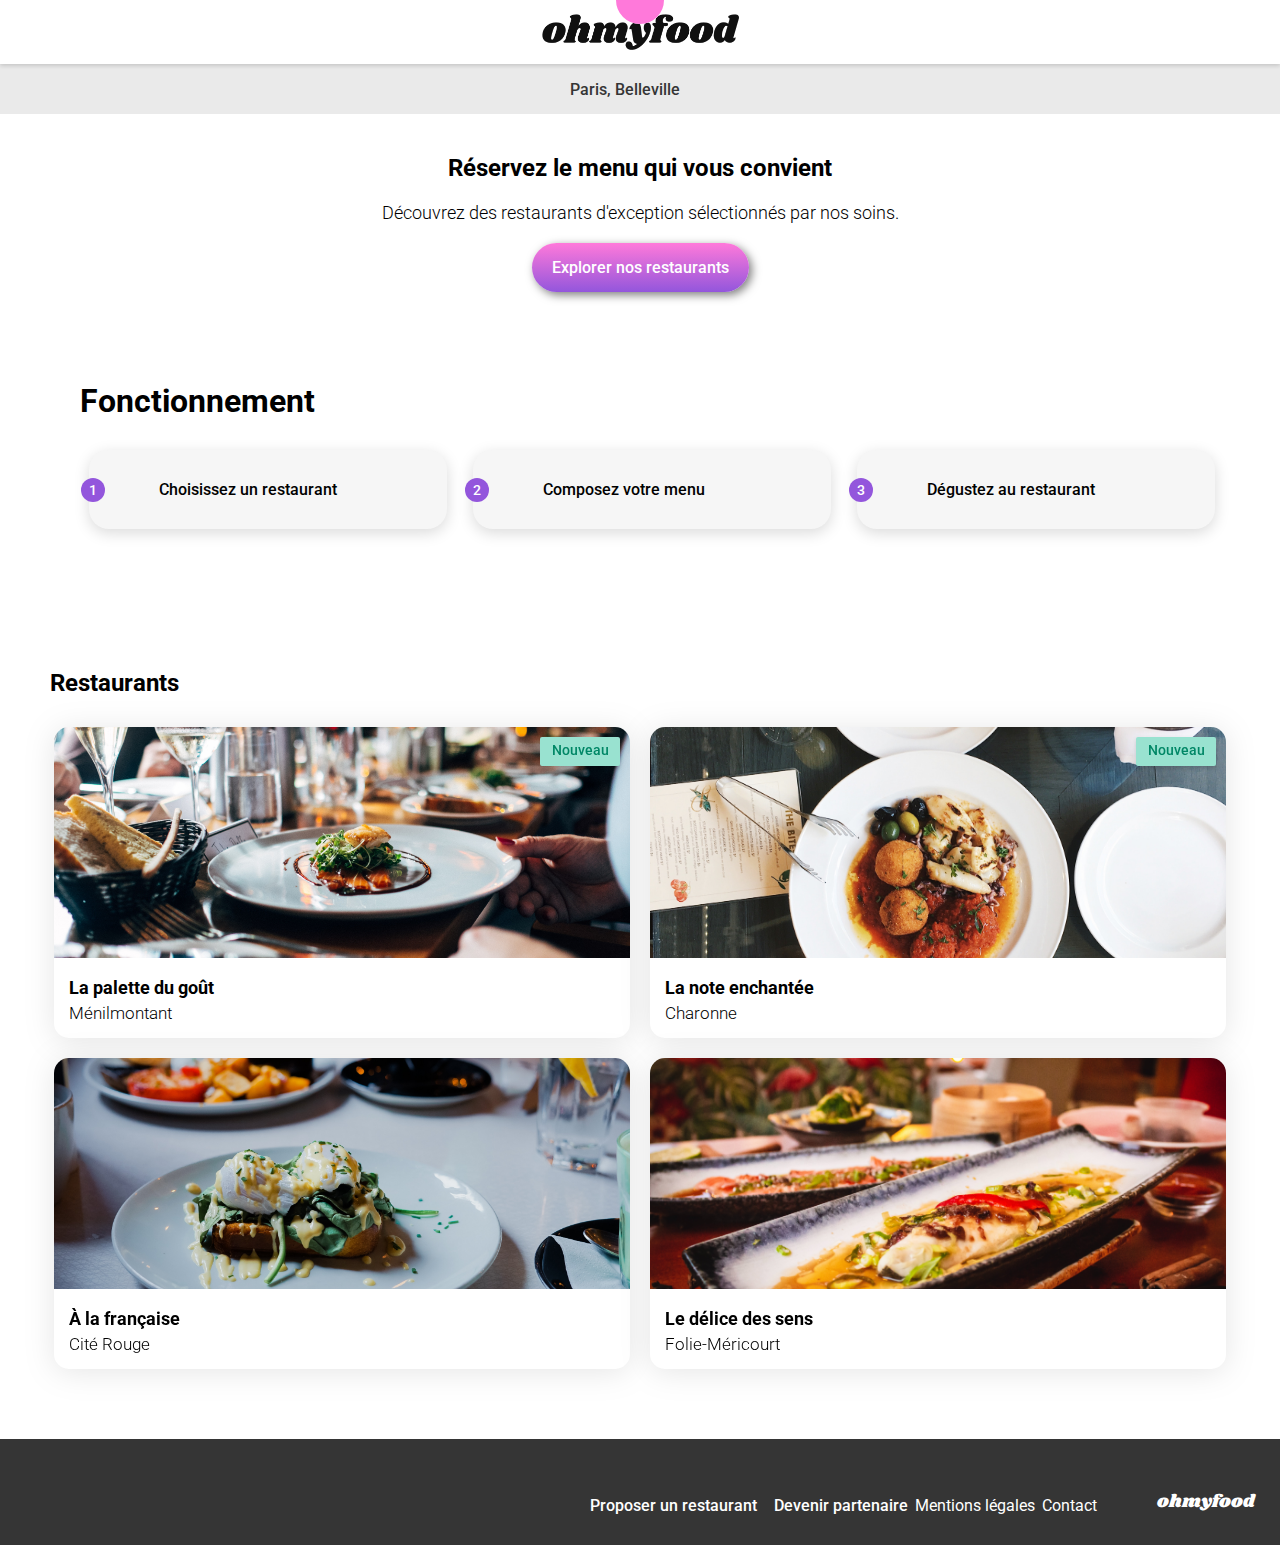
<file: index.html>
<!DOCTYPE html>
<html lang="fr">

<head>
    <meta charset="UTF-8">
    <meta name="viewport" content="width=device-width, initial-scale=1.0">
    <title>Ohmyfood</title>
    <link rel="preconnect" href="https://fonts.googleapis.com">
    <link rel="preconnect" href="https://fonts.gstatic.com" crossorigin>
    <link href="https://fonts.googleapis.com/css2?family=Roboto:wght@300;400;500;700&family=Shrikhand&display=swap" rel="stylesheet">
    <link rel="stylesheet" href="https://cdnjs.cloudflare.com/ajax/libs/font-awesome/6.2.1/css/all.min.css"
    integrity="sha512-MV7K8+y+gLIBoVD59lQIYicR65iaqukzvf/nwasF0nqhPay5w/9lJmVM2hMDcnK1OnMGCdVK+iQrJ7lzPJQd1w=="
    crossorigin="anonymous" referrerpolicy="no-referrer" />
    <link rel="stylesheet" href="./sass/main.css">
</head>

<body>
    
    <div class="loader-wrapper">
        <span class="loader"></span>
    </div>
    

    <div class="main-container">
        <header>
            <nav class="flex-center">
                <img src="assets/logo/ohmyfood.png" alt="Logo de Ohmyfood">
            </nav>
            <div class="search-bar flex-center">
                <i class="fa-solid fa-location-dot"></i>
                <form>
                    <input type="text" name="location" id="location" placeholder="Paris, Belleville" size="15" maxlength="20" class ="search-bar__input">
                </form>
            </div>
        </header>

        <section class="intro-section">
            <div class="flex-center">
                <h1>Réservez le menu qui vous convient</h1>
            </div>
            <div class="flex-center">
                <p>Découvrez des restaurants d'exception sélectionnés par nos soins.</p>
            </div>
            <div class="flex-center">
                <button>Explorer nos restaurants</button> 
            </div>
        </section>

        <section class="fct-section">
            <h1>Fonctionnement</h1>
            <div class="fct-section__buttons">
                <div class="fct-button"> 
                    <p class="fct-button__number flex-center">1</p>
                    <div class="fct-button__txt">
                        <i class="fa-solid fa-mobile-screen-button"></i><p>Choisissez un restaurant</p>
                    </div>
                </div>
                <div class="fct-button"> 
                    <p class="fct-button__number flex-center">2</p>
                    <div class="fct-button__txt">
                        <i class="fa-solid fa-list-ul"></i><p>Composez votre menu</p>
                    </div>
                </div>
                <div class="fct-button"> 
                    <p class="fct-button__number flex-center">3</p>
                    <div class="fct-button__txt">
                        <i class="fa-solid fa-store"></i><p>Dégustez au restaurant</p>
                    </div>
                </div>                
            </div>
        </section>

        <section class="restau-section">
            <h1 class="restau-section__title">Restaurants</h1>
            <div class="restau-section__cards">
               <article class="card">  
                    <a href="restaurants/la-palette-du-gout.html">
                        <div class="new-box">
                            <p>Nouveau</p>
                        </div>
                        <img src="assets/restaurants/jay-wennington-N_Y88TWmGwA-unsplash.jpg" alt="Image d'un plat dans un restaurant">
                        <div class="card-content">
                            <div class="card-content__txt">
                                <h2 class="card-title">La palette du goût</h2>
                                <p class="card-subtitle">Ménilmontant</p>
                            </div>
                            <i class="fa-regular fa-heart fa-heart--empty"></i>
                            <i class="fa-solid fa-heart fa-heart--full"></i>
                        </div>
                    </a>
                </article>
                <article class="card">  
                     <a href="restaurants/la-note-enchantee.html">
                        <div class="new-box">
                            <p>Nouveau</p>
                        </div> 
                        <img src="assets/restaurants/stil-u2Lp8tXIcjw-unsplash.jpg" alt="Image d'un plat dans un restaurant">
                        <div class="card-content">
                            <div class="card-content__txt">
                                 <h2 class="card-title">La note enchantée</h2>
                                 <p class="card-subtitle">Charonne</p>
                            </div>
                            <i class="fa-regular fa-heart fa-heart--empty"></i>
                            <i class="fa-solid fa-heart fa-heart--full"></i>
                        </div>
                     </a>
                </article>
                <article class="card">  
                     <a href="restaurants/a-la-francaise.html">
                         <img src="assets/restaurants/toa-heftiba-DQKerTsQwi0-unsplash.jpg" alt="Image d'un plat dans un restaurant">
                         <div class="card-content">
                            <div class="card-content__txt">
                                 <h2 class="card-title">À la française</h2>
                                 <p class="card-subtitle">Cité Rouge</p>
                            </div>
                            <i class="fa-regular fa-heart fa-heart--empty"></i>
                            <i class="fa-solid fa-heart fa-heart--full"></i>
                         </div>
                     </a>
                </article>
                <article class="card">  
                     <a href="restaurants/le-delice-des-sens.html">
                         <img src="assets/restaurants/louis-hansel-shotsoflouis-qNBGVyOCY8Q-unsplash.jpg" alt="Image d'un plat dans un restaurant">
                         <div class="card-content">
                            <div class="card-content__txt">
                                <h2 class="card-title">Le délice des sens</h2>
                                <p class="card-subtitle">Folie-Méricourt</p>
                            </div>
                            <i class="fa-regular fa-heart fa-heart--empty"></i>
                            <i class="fa-solid fa-heart fa-heart--full"></i>
                         </div>
                     </a>
                 </article>
             </div>
        </section>
        <footer>
            <div class="footer__title">
                 <p>ohmyfood</p>
            </div>
            <div class="footer__links">
                <div class="footer__links--items"> 
                    <i class="fa-solid fa-utensils"></i><p class="footer-txt-bold">Proposer un restaurant</p>
                </div>
                <div class="footer__links--items">
                    <i class="fa-solid fa-handshake-angle"></i><p class="footer-txt-bold">Devenir partenaire</p>
                </div>
                <p class="footer-txt-thin">Mentions légales</p>
                <a href="mailto:ohmyfood@contact.com" class="footer-txt-thin">Contact</a>
            </div>
        </footer>
    </div>
</body>
</html>
</file>
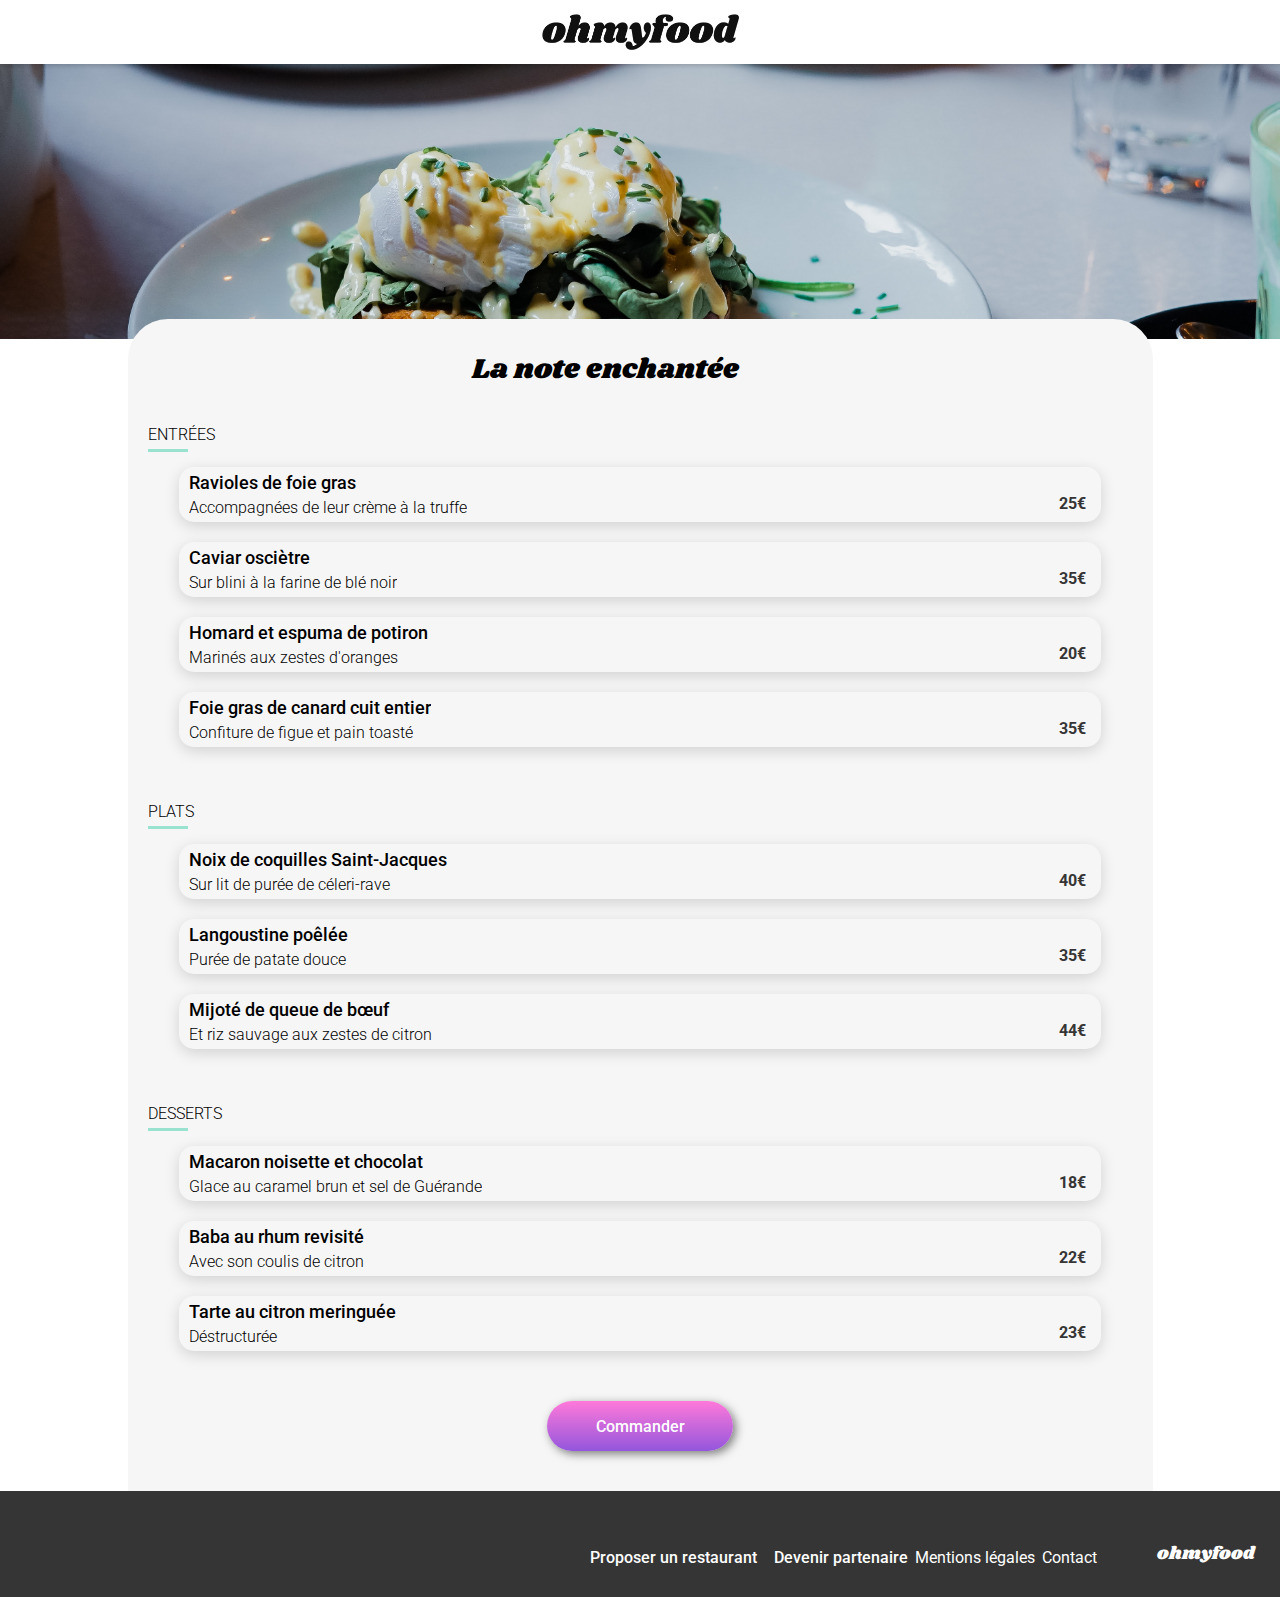
<file: restaurants/a-la-francaise.html>
<!DOCTYPE html>
<html lang="fr">

<head>
    <meta charset="UTF-8">
    <meta name="viewport" content="width=device-width, initial-scale=1.0">
    <title>Menu - La note enchantée</title>
    <link rel="preconnect" href="https://fonts.googleapis.com">
    <link rel="preconnect" href="https://fonts.gstatic.com" crossorigin>
    <link href="https://fonts.googleapis.com/css2?family=Roboto:wght@300;400;500;700&family=Shrikhand&display=swap" rel="stylesheet">
    <link rel="stylesheet" href="https://cdnjs.cloudflare.com/ajax/libs/font-awesome/6.2.1/css/all.min.css"
    integrity="sha512-MV7K8+y+gLIBoVD59lQIYicR65iaqukzvf/nwasF0nqhPay5w/9lJmVM2hMDcnK1OnMGCdVK+iQrJ7lzPJQd1w=="
    crossorigin="anonymous" referrerpolicy="no-referrer" />
    <link rel="stylesheet" href="../sass/main.css">
</head>

<body>
    <div class="main-container">
        <header>
            <nav class="flex-center">
            <div class="arrow-icon">
                <a href="../index.html">
                    <i class="fa-sharp fa-solid fa-arrow-left"></i>
                </a>
            </div>
            <img src="../assets/logo/ohmyfood.png" alt="Logo de Ohmyfood">
        </nav>
        </header>

        <div class="presentation-section flex-center">
            <img src="../assets/restaurants/toa-heftiba-DQKerTsQwi0-unsplash.jpg" alt="Image d'un plat dans un restaurant">
        </div>

        <section class="menu-section">
            <div class="menu-section__title">
                <h1>La note enchantée</h1>
                <div class="menu-section__title--hearts">
                    <i class="fa-regular fa-heart fa-heart--empty"></i>
                    <i class="fa-solid fa-heart fa-heart--full"></i>
                </div>
            </div>

            <article class="courses">
                <div class="courses__title">
                    <h2>ENTRÉES</h2>
                    <div class="courses__title--line"></div>
                </div>

                <div class="courses__container">
                    <div class="course__details">
                        <div class="course__details--txt">
                            <p class="course__details--title">Ravioles de foie gras</p>
                            <p class="course__details--subtitle">Accompagnées de leur crème à la truffe</p>
                        </div>
                        <p class="course__details--price">25€</p>
                        <div class="course__details--check flex-center">
                            <i class="fa-solid fa-circle-check"></i>
                        </div>
                    </div>
                    <div class="course__details">
                        <div class="course__details--txt">
                            <p class="course__details--title">Caviar osciètre</p>
                            <p class="course__details--subtitle">Sur blini à la farine de blé noir</p>
                        </div>
                        <p class="course__details--price">35€</p>
                        <div class="course__details--check flex-center">
                            <i class="fa-solid fa-circle-check"></i>
                        </div>
                    </div>
                    <div class="course__details">
                        <div class="course__details--txt">
                            <p class="course__details--title">Homard et espuma de potiron</p>
                            <p class="course__details--subtitle">Marinés aux zestes d'oranges</p>
                        </div>
                        <p class="course__details--price">20€</p>
                        <div class="course__details--check flex-center">
                            <i class="fa-solid fa-circle-check"></i>
                        </div>
                    </div>
                    <div class="course__details">
                        <div class="course__details--txt">
                            <p class="course__details--title">Foie gras de canard cuit entier</p>
                            <p class="course__details--subtitle">Confiture de figue et pain toasté</p>
                        </div>
                        <p class="course__details--price">35€</p>
                        <div class="course__details--check flex-center">
                            <i class="fa-solid fa-circle-check"></i>
                        </div>
                    </div>
                </div>
            </article>

            <article class="courses">
                <div class="courses__title">
                    <h2>PLATS</h2>
                    <div class="courses__title--line"></div>
                </div>

                <div class="courses__container">
                    <div class="course__details">
                        <div class="course__details--txt">
                            <p class="course__details--title">Noix de coquilles Saint-Jacques</p>
                            <p class="course__details--subtitle">Sur lit de purée de céleri-rave</p>
                        </div>
                        <p class="course__details--price">40€</p>
                        <div class="course__details--check flex-center">
                            <i class="fa-solid fa-circle-check"></i>
                        </div>
                    </div>
                    <div class="course__details">
                        <div class="course__details--txt">
                            <p class="course__details--title">Langoustine poêlée</p>
                            <p class="course__details--subtitle">Purée de patate douce</p>
                        </div>
                        <p class="course__details--price">35€</p>
                        <div class="course__details--check flex-center">
                            <i class="fa-solid fa-circle-check"></i>
                        </div>
                    </div>
                    <div class="course__details">
                        <div class="course__details--txt">
                            <p class="course__details--title">Mijoté de queue de bœuf</p>
                            <p class="course__details--subtitle">Et riz sauvage aux zestes de citron</p>
                        </div>
                        <p class="course__details--price">44€</p>
                        <div class="course__details--check flex-center">
                            <i class="fa-solid fa-circle-check"></i>
                        </div>
                    </div>
                </div>
            </article>

            <article class="courses">
                <div class="courses__title">
                    <h2>DESSERTS</h2>
                    <div class="courses__title--line"></div>
                </div>

                <div class="courses__container">
                    <div class="course__details">
                        <div class="course__details--txt">
                            <p class="course__details--title">Macaron noisette et chocolat</p>
                            <p class="course__details--subtitle">Glace au caramel brun et sel de Guérande</p>
                        </div>
                        <p class="course__details--price">18€</p>
                        <div class="course__details--check flex-center">
                            <i class="fa-solid fa-circle-check"></i>
                        </div>
                    </div>
                    <div class="course__details">
                        <div class="course__details--txt">
                            <p class="course__details--title">Baba au rhum revisité </p>
                            <p class="course__details--subtitle">Avec son coulis de citron</p>
                        </div>
                        <p class="course__details--price">22€<p>
                        <div class="course__details--check flex-center">
                            <i class="fa-solid fa-circle-check"></i>
                        </div>
                    </div>
                    <div class="course__details">
                        <div class="course__details--txt">
                            <p class="course__details--title">Tarte au citron meringuée </p>
                            <p class="course__details--subtitle">Déstructurée</p>
                        </div>
                        <p class="course__details--price">23€</p>
                        <div class="course__details--check flex-center">
                            <i class="fa-solid fa-circle-check"></i>
                        </div>
                    </div>
                </div>
            </article>
            <div class="flex-center">
                <button class="courses-btn">Commander</button>
            </div>
        </section>
        <footer>
            <div class="footer__title">
                <p>ohmyfood</p>
            </div>
            <div class="footer__links">
                <div class="footer__links--items"> 
                    <i class="fa-solid fa-utensils"></i><p class="footer-txt-bold">Proposer un restaurant</p>
                </div>
                <div class="footer__links--items">
                    <i class="fa-solid fa-handshake-angle"></i><p class="footer-txt-bold">Devenir partenaire</p>
                </div>
                <p class="footer-txt-thin">Mentions légales</p>
                <a href="mailto:ohmyfood@contact.com" class="footer-txt-thin">Contact</a>
            </div>
        </footer>
    </div>
</body>
</html>
</file>
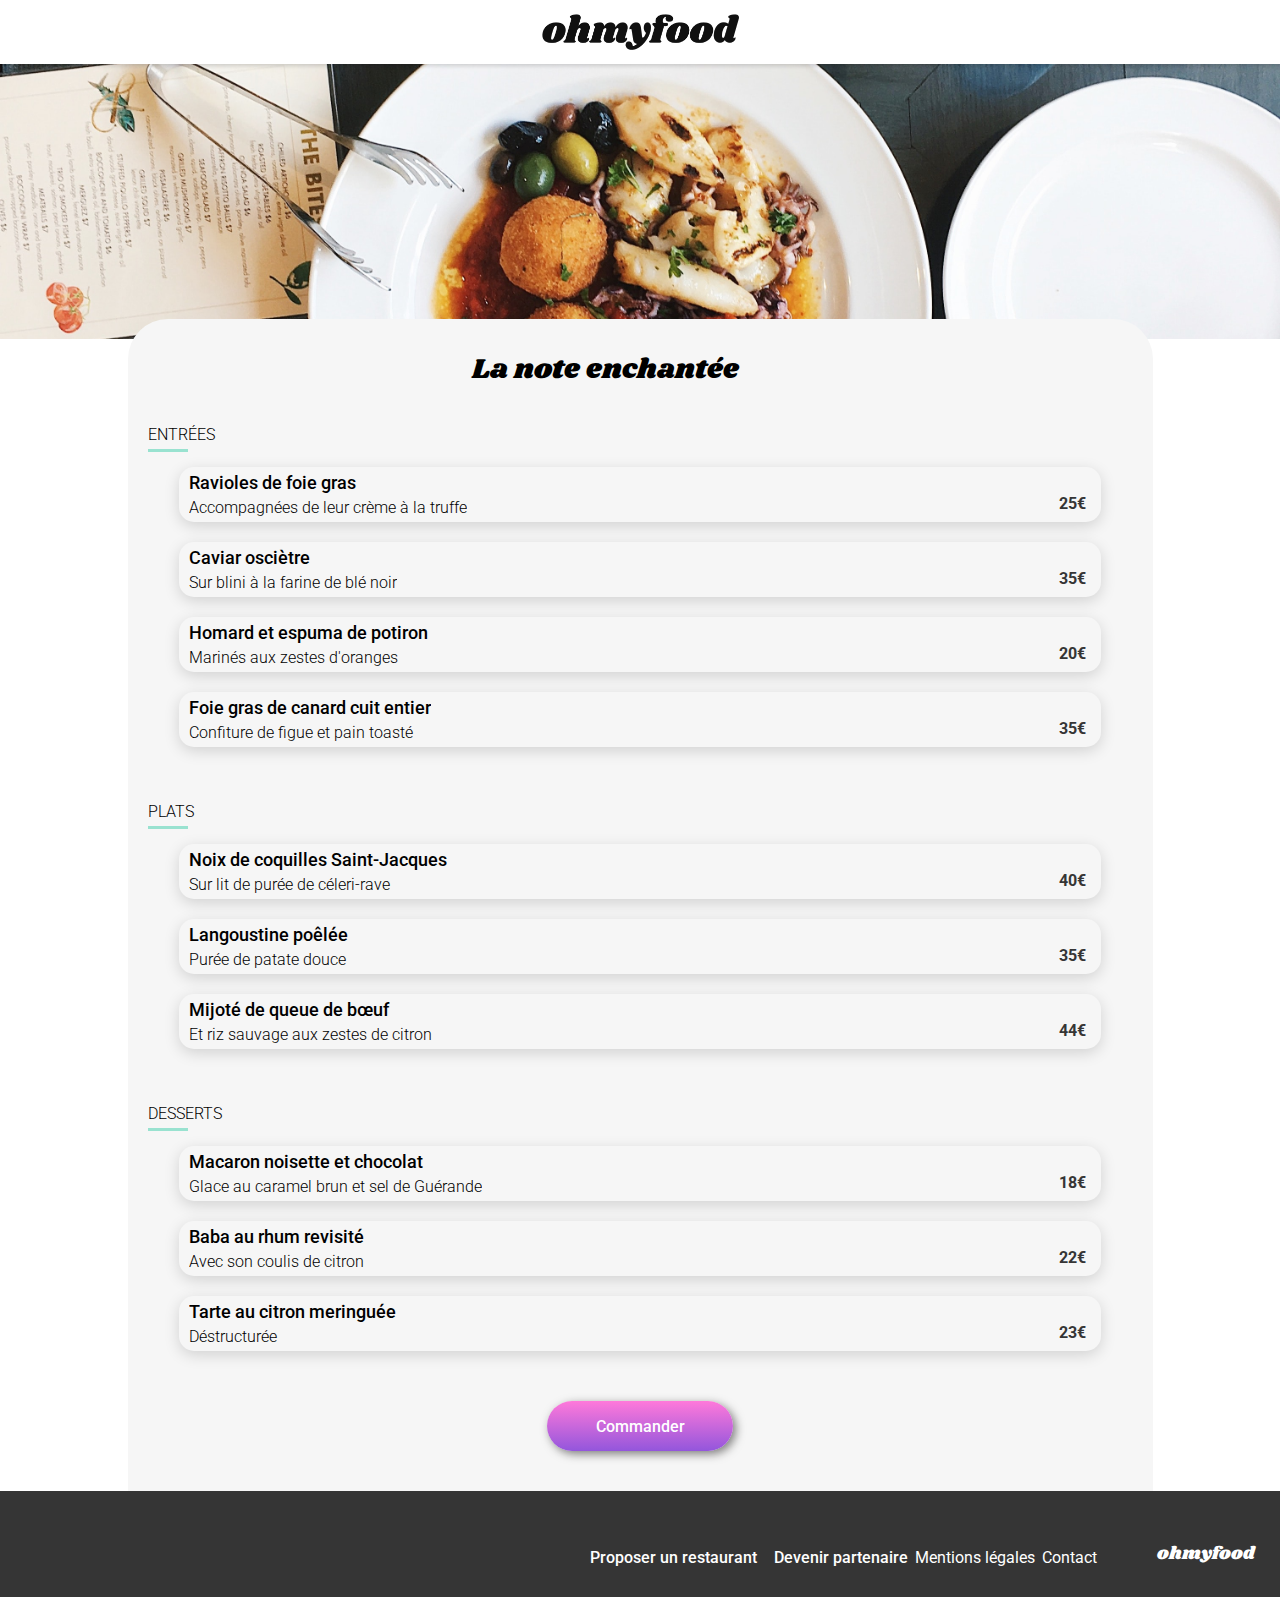
<file: restaurants/la-note-enchantee.html>
<!DOCTYPE html>
<html lang="fr">

<head>
    <meta charset="UTF-8">
    <meta name="viewport" content="width=device-width, initial-scale=1.0">
    <title>Menu - La note enchantée</title>
    <link rel="preconnect" href="https://fonts.googleapis.com">
    <link rel="preconnect" href="https://fonts.gstatic.com" crossorigin>
    <link href="https://fonts.googleapis.com/css2?family=Roboto:wght@300;400;500;700&family=Shrikhand&display=swap" rel="stylesheet">
    <link rel="stylesheet" href="https://cdnjs.cloudflare.com/ajax/libs/font-awesome/6.2.1/css/all.min.css"
    integrity="sha512-MV7K8+y+gLIBoVD59lQIYicR65iaqukzvf/nwasF0nqhPay5w/9lJmVM2hMDcnK1OnMGCdVK+iQrJ7lzPJQd1w=="
    crossorigin="anonymous" referrerpolicy="no-referrer" />
    <link rel="stylesheet" href="../sass/main.css">
</head>

<body>
    <div class="main-container">
        <header>
            <nav class="flex-center">
            <div class="arrow-icon">
                <a href="../index.html">
                    <i class="fa-sharp fa-solid fa-arrow-left"></i>
                </a>
            </div>
            <img src="../assets/logo/ohmyfood.png" alt="Logo de Ohmyfood">
        </nav>
        </header>

        <div class="presentation-section flex-center">
            <img src="../assets/restaurants/stil-u2Lp8tXIcjw-unsplash.jpg" alt="Image d'un plat dans un restaurant">
        </div>

        <section class="menu-section">
            <div class="menu-section__title">
                <h1>La note enchantée</h1>
                <div class="menu-section__title--hearts">
                    <i class="fa-regular fa-heart fa-heart--empty"></i>
                    <i class="fa-solid fa-heart fa-heart--full"></i>
                </div>
            </div>

            <article class="courses">
                <div class="courses__title">
                    <h2>ENTRÉES</h2>
                    <div class="courses__title--line"></div>
                </div>

                <div class="courses__container">
                    <div class="course__details">
                        <div class="course__details--txt">
                            <p class="course__details--title">Ravioles de foie gras</p>
                            <p class="course__details--subtitle">Accompagnées de leur crème à la truffe</p>
                        </div>
                        <p class="course__details--price">25€</p>
                        <div class="course__details--check flex-center">
                            <i class="fa-solid fa-circle-check"></i>
                        </div>
                    </div>
                    <div class="course__details">
                        <div class="course__details--txt">
                            <p class="course__details--title">Caviar osciètre</p>
                            <p class="course__details--subtitle">Sur blini à la farine de blé noir</p>
                        </div>
                        <p class="course__details--price">35€</p>
                        <div class="course__details--check flex-center">
                            <i class="fa-solid fa-circle-check"></i>
                        </div>
                    </div>
                    <div class="course__details">
                        <div class="course__details--txt">
                            <p class="course__details--title">Homard et espuma de potiron</p>
                            <p class="course__details--subtitle">Marinés aux zestes d'oranges</p>
                        </div>
                        <p class="course__details--price">20€</p>
                        <div class="course__details--check flex-center">
                            <i class="fa-solid fa-circle-check"></i>
                        </div>
                    </div>
                    <div class="course__details">
                        <div class="course__details--txt">
                            <p class="course__details--title">Foie gras de canard cuit entier</p>
                            <p class="course__details--subtitle">Confiture de figue et pain toasté</p>
                        </div>
                        <p class="course__details--price">35€</p>
                        <div class="course__details--check flex-center">
                            <i class="fa-solid fa-circle-check"></i>
                        </div>
                    </div>
                </div>
            </article>

            <article class="courses">
                <div class="courses__title">
                    <h2>PLATS</h2>
                    <div class="courses__title--line"></div>
                </div>

                <div class="courses__container">
                    <div class="course__details">
                        <div class="course__details--txt">
                            <p class="course__details--title">Noix de coquilles Saint-Jacques</p>
                            <p class="course__details--subtitle">Sur lit de purée de céleri-rave</p>
                        </div>
                        <p class="course__details--price">40€</p>
                        <div class="course__details--check flex-center">
                            <i class="fa-solid fa-circle-check"></i>
                        </div>
                    </div>
                    <div class="course__details">
                        <div class="course__details--txt">
                            <p class="course__details--title">Langoustine poêlée</p>
                            <p class="course__details--subtitle">Purée de patate douce</p>
                        </div>
                        <p class="course__details--price">35€</p>
                        <div class="course__details--check flex-center">
                            <i class="fa-solid fa-circle-check"></i>
                        </div>
                    </div>
                    <div class="course__details">
                        <div class="course__details--txt">
                            <p class="course__details--title">Mijoté de queue de bœuf</p>
                            <p class="course__details--subtitle">Et riz sauvage aux zestes de citron</p>
                        </div>
                        <p class="course__details--price">44€</p>
                        <div class="course__details--check flex-center">
                            <i class="fa-solid fa-circle-check"></i>
                        </div>
                    </div>
                </div>
            </article>

            <article class="courses">
                <div class="courses__title">
                    <h2>DESSERTS</h2>
                    <div class="courses__title--line"></div>
                </div>

                <div class="courses__container">
                    <div class="course__details">
                        <div class="course__details--txt">
                            <p class="course__details--title">Macaron noisette et chocolat</p>
                            <p class="course__details--subtitle">Glace au caramel brun et sel de Guérande</p>
                        </div>
                        <p class="course__details--price">18€</p>
                        <div class="course__details--check flex-center">
                            <i class="fa-solid fa-circle-check"></i>
                        </div>
                    </div>
                    <div class="course__details">
                        <div class="course__details--txt">
                            <p class="course__details--title">Baba au rhum revisité </p>
                            <p class="course__details--subtitle">Avec son coulis de citron</p>
                        </div>
                        <p class="course__details--price">22€<p>
                        <div class="course__details--check flex-center">
                            <i class="fa-solid fa-circle-check"></i>
                        </div>
                    </div>
                    <div class="course__details">
                        <div class="course__details--txt">
                            <p class="course__details--title">Tarte au citron meringuée </p>
                            <p class="course__details--subtitle">Déstructurée</p>
                        </div>
                        <p class="course__details--price">23€</p>
                        <div class="course__details--check flex-center">
                            <i class="fa-solid fa-circle-check"></i>
                        </div>
                    </div>
                </div>
            </article>
            <div class="flex-center">
                <button class="courses-btn">Commander</button> 
            </div>
        </section>
        <footer>
            <div class="footer__title">
                <p>ohmyfood</p>
            </div>
            <div class="footer__links">
                <div class="footer__links--items"> 
                    <i class="fa-solid fa-utensils"></i><p class="footer-txt-bold">Proposer un restaurant</p>
                </div>
                <div class="footer__links--items">
                    <i class="fa-solid fa-handshake-angle"></i><p class="footer-txt-bold">Devenir partenaire</p>
                </div>
                <p class="footer-txt-thin">Mentions légales</p>
                <a href="mailto:ohmyfood@contact.com" class="footer-txt-thin">Contact</a>
            </div>
        </footer>
    </div>
</body>
</html>
</file>
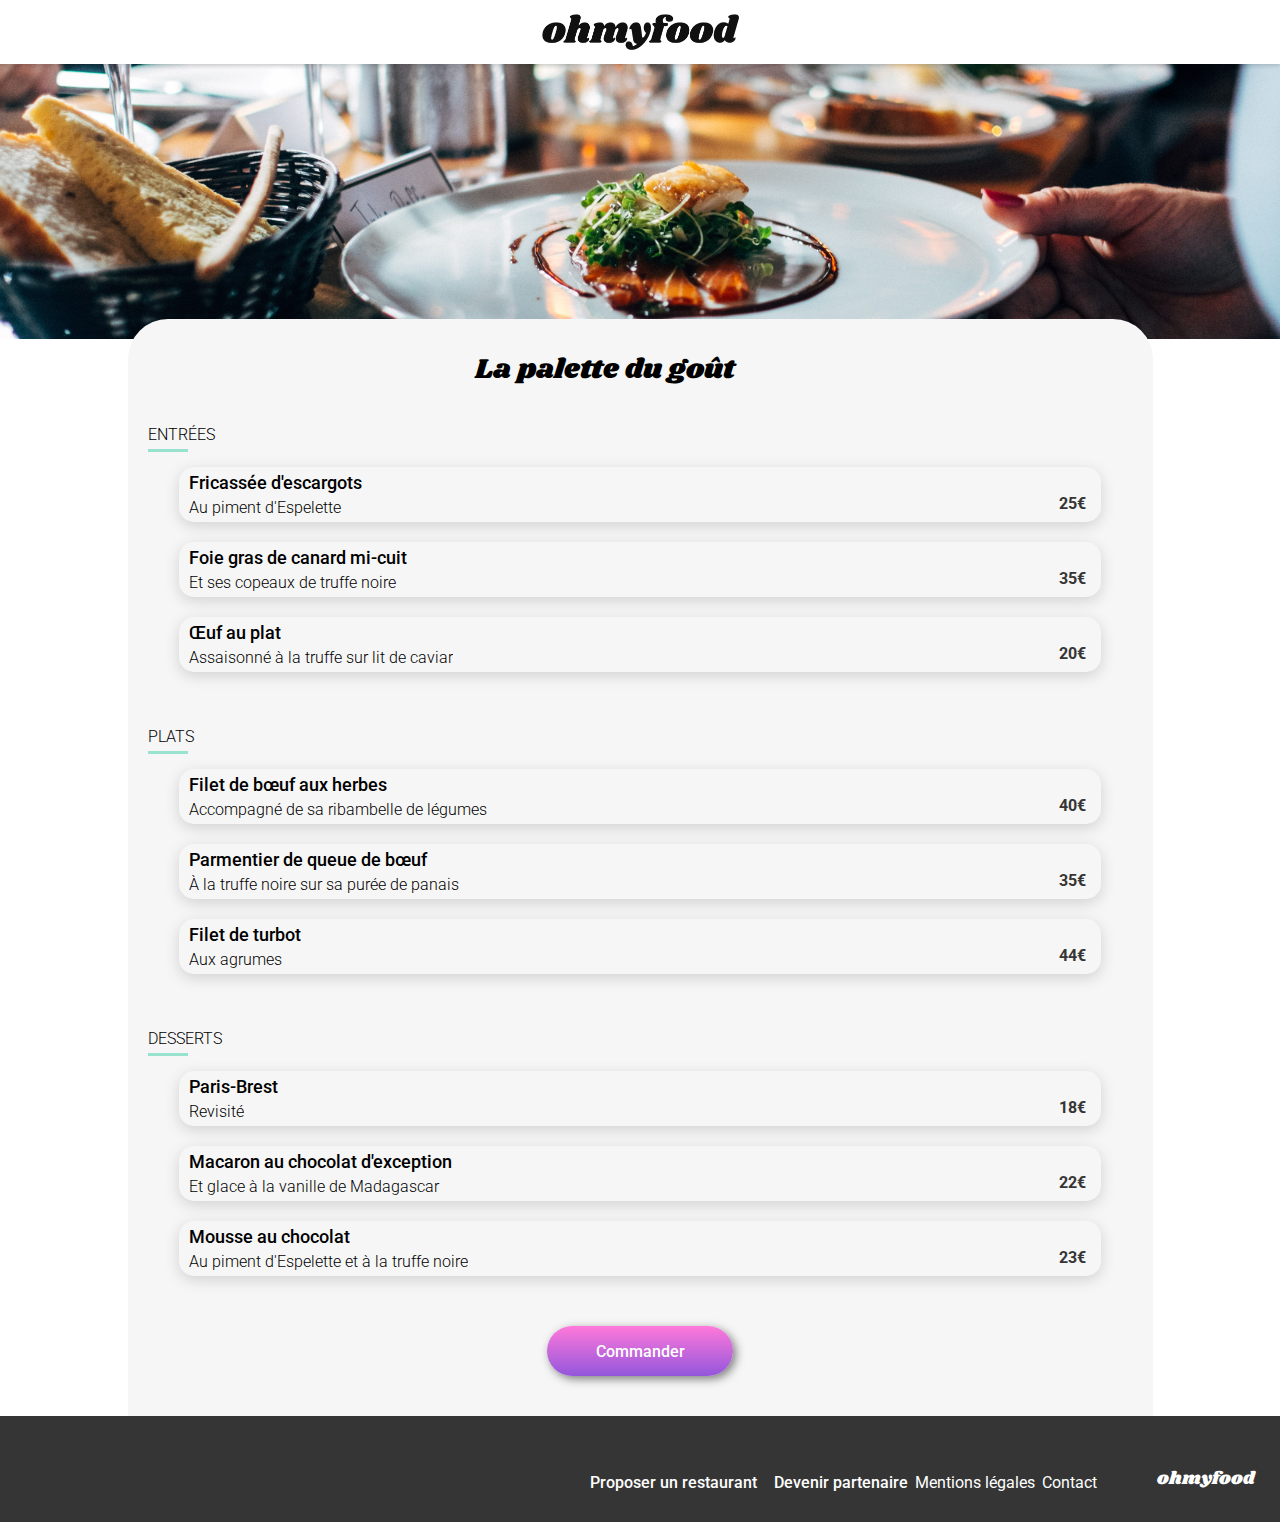
<file: restaurants/la-palette-du-gout.html>
<!DOCTYPE html>
<html lang="fr">

<head>
    <meta charset="UTF-8">
    <meta name="viewport" content="width=device-width, initial-scale=1.0">
    <title>Menu - La palette du goût</title>
    <link rel="preconnect" href="https://fonts.googleapis.com">
    <link rel="preconnect" href="https://fonts.gstatic.com" crossorigin>
    <link href="https://fonts.googleapis.com/css2?family=Roboto:wght@300;400;500;700&family=Shrikhand&display=swap" rel="stylesheet">
    <link rel="stylesheet" href="https://cdnjs.cloudflare.com/ajax/libs/font-awesome/6.2.1/css/all.min.css"
    integrity="sha512-MV7K8+y+gLIBoVD59lQIYicR65iaqukzvf/nwasF0nqhPay5w/9lJmVM2hMDcnK1OnMGCdVK+iQrJ7lzPJQd1w=="
    crossorigin="anonymous" referrerpolicy="no-referrer" />
    <link rel="stylesheet" href="../sass/main.css">
</head>

<body>
    <div class="main-container">
        <header>
            <nav class="flex-center">
            <div class="arrow-icon">
                <a href="../index.html">
                    <i class="fa-sharp fa-solid fa-arrow-left"></i>
                </a>
            </div>
            <img src="../assets/logo/ohmyfood.png" alt="Logo de Ohmyfood">
        </nav>
        </header>

        <div class="presentation-section flex-center">
            <img src="../assets/restaurants/jay-wennington-N_Y88TWmGwA-unsplash.jpg" alt="Image d'un plat dans un restaurant">
        </div>

        <section class="menu-section">
            <div class="menu-section__title">
                <h1>La palette du goût</h1>
                <div class="menu-section__title--hearts">
                    <i class="fa-regular fa-heart fa-heart--empty"></i>
                    <i class="fa-solid fa-heart fa-heart--full"></i>
                </div>
            </div>

            <article class="courses">
                <div class="courses__title">
                    <h2>ENTRÉES</h2>
                    <div class="courses__title--line"></div>
                </div>

                <div class="courses__container">
                    <div class="course__details">
                        <div class="course__details--txt">
                            <p class="course__details--title">Fricassée d'escargots</p>
                            <p class="course__details--subtitle">Au piment d'Espelette</p>
                        </div>
                        <p class="course__details--price">25€</p>
                        <div class="course__details--check flex-center">
                            <i class="fa-solid fa-circle-check"></i>
                        </div>
                    </div>
                    <div class="course__details">
                        <div class="course__details--txt">
                            <p class="course__details--title">Foie gras de canard mi-cuit</p>
                            <p class="course__details--subtitle">Et ses copeaux de truffe noire</p>
                        </div>
                        <p class="course__details--price">35€</p>
                        <div class="course__details--check flex-center">
                            <i class="fa-solid fa-circle-check"></i>
                        </div>
                    </div>
                    <div class="course__details">
                        <div class="course__details--txt">
                            <p class="course__details--title">Œuf au plat</p>
                            <p class="course__details--subtitle">Assaisonné à la truffe sur lit de caviar</p>
                        </div>
                        <p class="course__details--price">20€</p>
                        <div class="course__details--check flex-center">
                            <i class="fa-solid fa-circle-check"></i>
                        </div>
                    </div>
                </div>
            </article>

            <article class="courses">
                <div class="courses__title">
                    <h2>PLATS</h2>
                    <div class="courses__title--line"></div>
                </div>

                <div class="courses__container">
                    <div class="course__details">
                        <div class="course__details--txt">
                            <p class="course__details--title">Filet de bœuf aux herbes</p>
                            <p class="course__details--subtitle">Accompagné de sa ribambelle de légumes</p>
                        </div>
                        <p class="course__details--price">40€</p>
                        <div class="course__details--check flex-center">
                            <i class="fa-solid fa-circle-check"></i>
                        </div>
                    </div>
                    <div class="course__details">
                        <div class="course__details--txt">
                            <p class="course__details--title">Parmentier de queue de bœuf</p>
                            <p class="course__details--subtitle">À la truffe noire sur sa purée de panais</p>
                        </div>
                        <p class="course__details--price">35€</p>
                        <div class="course__details--check flex-center">
                            <i class="fa-solid fa-circle-check"></i>
                        </div>
                    </div>
                    <div class="course__details">
                        <div class="course__details--txt">
                            <p class="course__details--title">Filet de turbot</p>
                            <p class="course__details--subtitle">Aux agrumes</p>
                        </div>
                        <p class="course__details--price">44€</p>
                        <div class="course__details--check flex-center">
                            <i class="fa-solid fa-circle-check"></i>
                        </div>
                    </div>
                </div>
            </article>

            <article class="courses">
                <div class="courses__title">
                    <h2>DESSERTS</h2>
                    <div class="courses__title--line"></div>
                </div>

                <div class="courses__container">
                    <div class="course__details">
                        <div class="course__details--txt">
                            <p class="course__details--title">Paris-Brest</p>
                            <p class="course__details--subtitle">Revisité</p>
                        </div>
                        <p class="course__details--price">18€</p>
                        <div class="course__details--check flex-center">
                            <i class="fa-solid fa-circle-check"></i>
                        </div>
                    </div>
                    <div class="course__details">
                        <div class="course__details--txt">
                            <p class="course__details--title">Macaron au chocolat d'exception</p>
                            <p class="course__details--subtitle">Et glace à la vanille de Madagascar</p>
                        </div>
                        <p class="course__details--price">22€<p>
                        <div class="course__details--check flex-center">
                            <i class="fa-solid fa-circle-check"></i>
                        </div>
                    </div>
                    <div class="course__details">
                        <div class="course__details--txt">
                            <p class="course__details--title">Mousse au chocolat</p>
                            <p class="course__details--subtitle"> Au piment d'Espelette et à la truffe noire</p>
                        </div>
                        <p class="course__details--price">23€</p>
                        <div class="course__details--check flex-center">
                            <i class="fa-solid fa-circle-check"></i>
                        </div>
                    </div>
                </div>
            </article>
            <div class="flex-center">
                <button class="courses-btn">Commander</button> 
            </div>
        </section>
        <footer>
            <div class="footer__title">
                <p>ohmyfood</p>
            </div>
            <div class="footer__links">
                <div class="footer__links--items"> 
                    <i class="fa-solid fa-utensils"></i><p class="footer-txt-bold">Proposer un restaurant</p>
                </div>
                <div class="footer__links--items">
                    <i class="fa-solid fa-handshake-angle"></i><p class="footer-txt-bold">Devenir partenaire</p>
                </div>
                <p class="footer-txt-thin">Mentions légales</p>
                <a href="mailto:ohmyfood@contact.com" class="footer-txt-thin">Contact</a>
            </div>
        </footer>
    </div>
</body>
</html>
</file>
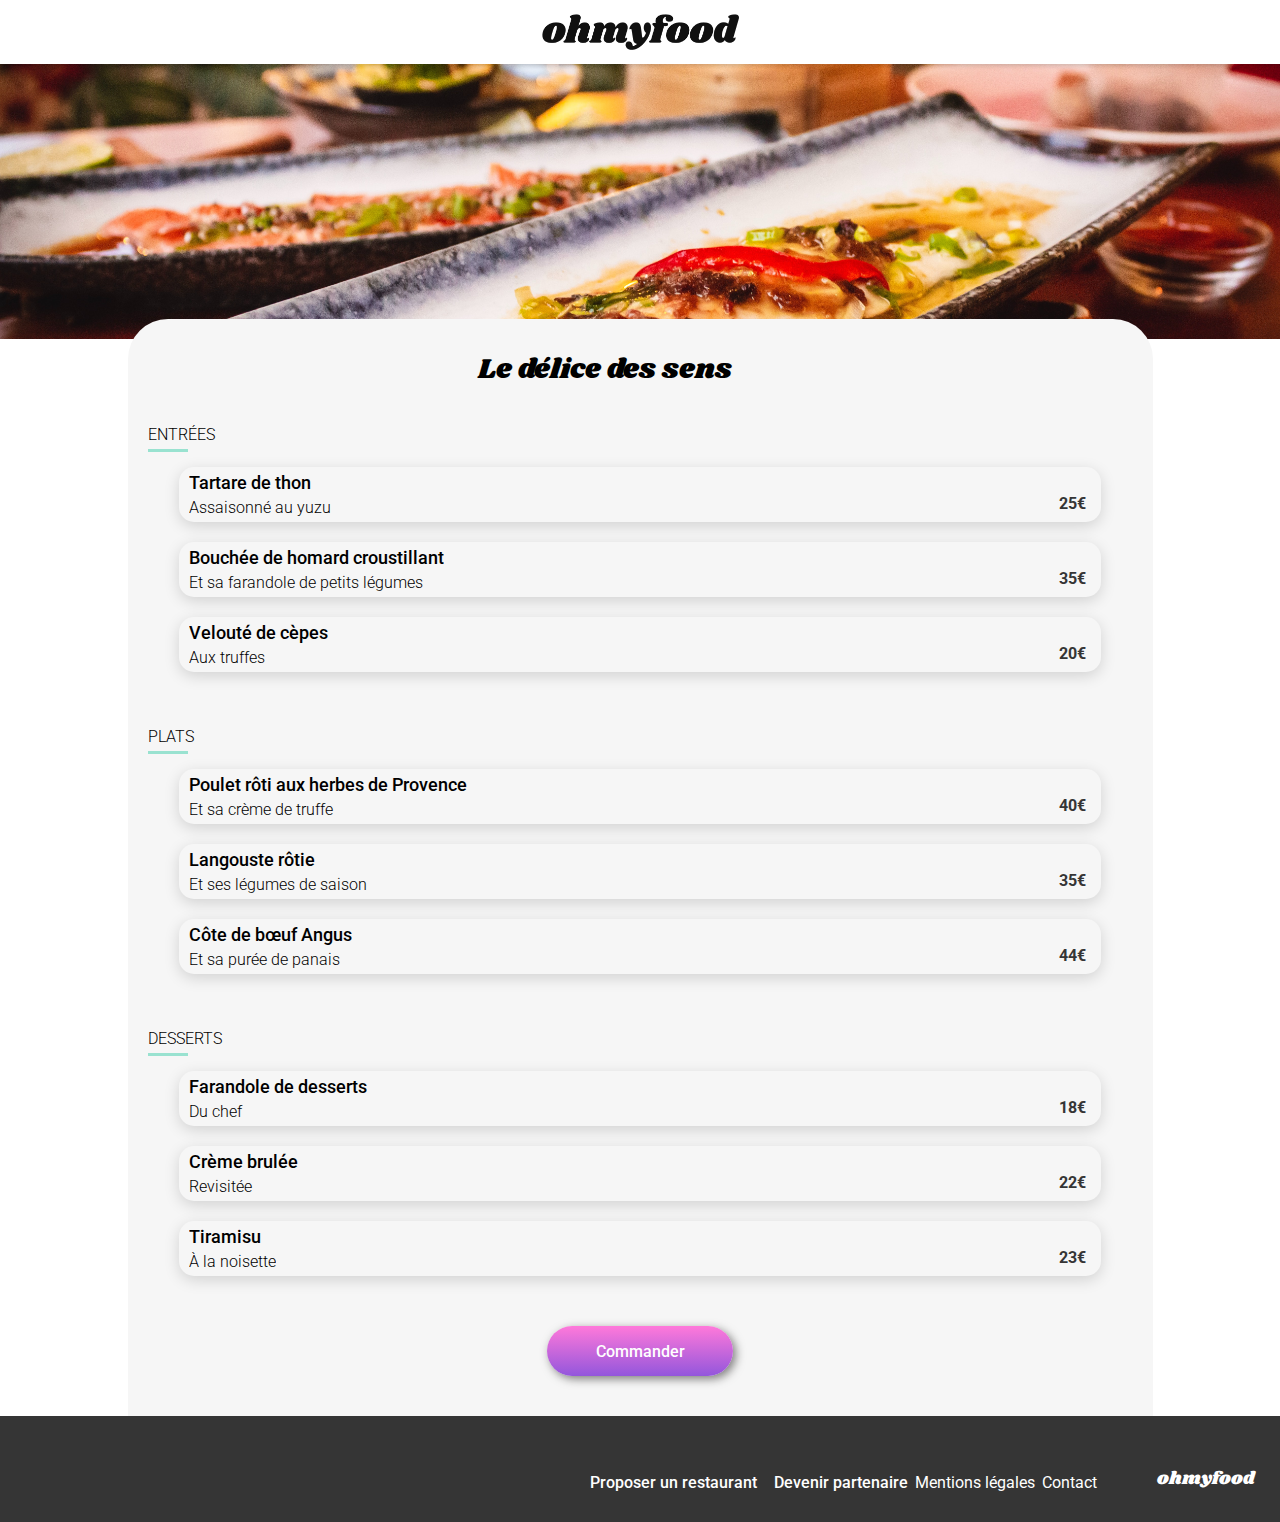
<file: restaurants/le-delice-des-sens.html>
<!DOCTYPE html>
<html lang="fr">

<head>
    <meta charset="UTF-8">
    <meta name="viewport" content="width=device-width, initial-scale=1.0">
    <title>Menu - Le délice des sens</title>
    <link rel="preconnect" href="https://fonts.googleapis.com">
    <link rel="preconnect" href="https://fonts.gstatic.com" crossorigin>
    <link href="https://fonts.googleapis.com/css2?family=Roboto:wght@300;400;500;700&family=Shrikhand&display=swap" rel="stylesheet">
    <link rel="stylesheet" href="https://cdnjs.cloudflare.com/ajax/libs/font-awesome/6.2.1/css/all.min.css"
    integrity="sha512-MV7K8+y+gLIBoVD59lQIYicR65iaqukzvf/nwasF0nqhPay5w/9lJmVM2hMDcnK1OnMGCdVK+iQrJ7lzPJQd1w=="
    crossorigin="anonymous" referrerpolicy="no-referrer" />
    <link rel="stylesheet" href="../sass/main.css">
</head>

<body>
    <div class="main-container">
        <header>
            <nav class="flex-center">
            <div class="arrow-icon">
                <a href="../index.html">
                    <i class="fa-sharp fa-solid fa-arrow-left"></i>
                </a>
            </div>
            <img src="../assets/logo/ohmyfood.png" alt="Logo de Ohmyfood">
        </nav>
        </header>

        <div class="presentation-section flex-center">
            <img src="../assets/restaurants/louis-hansel-shotsoflouis-qNBGVyOCY8Q-unsplash.jpg" alt="Image d'un plat dans un restaurant">
        </div>

        <section class="menu-section">
            <div class="menu-section__title">
                <h1>Le délice des sens</h1>
                <div class="menu-section__title--hearts">
                    <i class="fa-regular fa-heart fa-heart--empty"></i>
                    <i class="fa-solid fa-heart fa-heart--full"></i>
                </div>
            </div>

            <article class="courses">
                <div class="courses__title">
                    <h2>ENTRÉES</h2>
                    <div class="courses__title--line"></div>
                </div>

                <div class="courses__container">
                    <div class="course__details">
                        <div class="course__details--txt">
                            <p class="course__details--title">Tartare de thon</p>
                            <p class="course__details--subtitle">Assaisonné au yuzu</p>
                        </div>
                        <p class="course__details--price">25€</p>
                        <div class="course__details--check flex-center">
                            <i class="fa-solid fa-circle-check"></i>
                        </div>
                    </div>
                    <div class="course__details">
                        <div class="course__details--txt">
                            <p class="course__details--title">Bouchée de homard croustillant</p>
                            <p class="course__details--subtitle">Et sa farandole de petits légumes</p>
                        </div>
                        <p class="course__details--price">35€</p>
                        <div class="course__details--check flex-center">
                            <i class="fa-solid fa-circle-check"></i>
                        </div>
                    </div>
                    <div class="course__details">
                        <div class="course__details--txt">
                            <p class="course__details--title">Velouté de cèpes</p>
                            <p class="course__details--subtitle">Aux truffes</p>
                        </div>
                        <p class="course__details--price">20€</p>
                        <div class="course__details--check flex-center">
                            <i class="fa-solid fa-circle-check"></i>
                        </div>
                    </div>
                </div>
            </article>

            <article class="courses">
                <div class="courses__title">
                    <h2>PLATS</h2>
                    <div class="courses__title--line"></div>
                </div>

                <div class="courses__container">
                    <div class="course__details">
                        <div class="course__details--txt">
                            <p class="course__details--title">Poulet rôti aux herbes de Provence</p>
                            <p class="course__details--subtitle">Et sa crème de truffe</p>
                        </div>
                        <p class="course__details--price">40€</p>
                        <div class="course__details--check flex-center">
                            <i class="fa-solid fa-circle-check"></i>
                        </div>
                    </div>
                    <div class="course__details">
                        <div class="course__details--txt">
                            <p class="course__details--title">Langouste rôtie</p>
                            <p class="course__details--subtitle">Et ses légumes de saison</p>
                        </div>
                        <p class="course__details--price">35€</p>
                        <div class="course__details--check flex-center">
                            <i class="fa-solid fa-circle-check"></i>
                        </div>
                    </div>
                    <div class="course__details">
                        <div class="course__details--txt">
                            <p class="course__details--title">Côte de bœuf Angus</p>
                            <p class="course__details--subtitle">Et sa purée de panais</p>
                        </div>
                        <p class="course__details--price">44€</p>
                        <div class="course__details--check flex-center">
                            <i class="fa-solid fa-circle-check"></i>
                        </div>
                    </div>
                </div>
            </article>

            <article class="courses">
                <div class="courses__title">
                    <h2>DESSERTS</h2>
                    <div class="courses__title--line"></div>
                </div>

                <div class="courses__container">
                    <div class="course__details">
                        <div class="course__details--txt">
                            <p class="course__details--title">Farandole de desserts</p>
                            <p class="course__details--subtitle">Du chef</p>
                        </div>
                        <p class="course__details--price">18€</p>
                        <div class="course__details--check flex-center">
                            <i class="fa-solid fa-circle-check"></i>
                        </div>
                    </div>
                    <div class="course__details">
                        <div class="course__details--txt">
                            <p class="course__details--title">Crème brulée</p>
                            <p class="course__details--subtitle">Revisitée</p>
                        </div>
                        <p class="course__details--price">22€<p>
                        <div class="course__details--check flex-center">
                            <i class="fa-solid fa-circle-check"></i>
                        </div>
                    </div>
                    <div class="course__details">
                        <div class="course__details--txt">
                            <p class="course__details--title">Tiramisu</p>
                            <p class="course__details--subtitle">À la noisette</p>
                        </div>
                        <p class="course__details--price">23€</p>
                        <div class="course__details--check flex-center">
                            <i class="fa-solid fa-circle-check"></i>
                        </div>
                    </div>
                </div>
            </article>
            <div class="flex-center">
                <button class="courses-btn">Commander</button>
            </div>
        </section>
        <footer>
            <div class="footer__title">
                <p>ohmyfood</p>
            </div>
            <div class="footer__links">
                <div class="footer__links--items"> 
                    <i class="fa-solid fa-utensils"></i><p class="footer-txt-bold">Proposer un restaurant</p>
                </div>
                <div class="footer__links--items">
                    <i class="fa-solid fa-handshake-angle"></i><p class="footer-txt-bold">Devenir partenaire</p>
                </div>
                <p class="footer-txt-thin">Mentions légales</p>
                <a href="mailto:ohmyfood@contact.com" class="footer-txt-thin">Contact</a>
            </div>
        </footer>
    </div>
</body>
</html>
</file>
<file: sass/main.css>
* {
  font-family: "Roboto", sans-serif;
  margin: 0;
}

body {
  display: flex;
  justify-content: center;
}
@media (min-width: 768px) {
  body {
    background-color: white;
  }
}

.main-container {
  width: 100%;
  max-width: 1440px;
  box-sizing: border-box;
}
@media (min-width: 768px) {
  .main-container {
    width: 100%;
    max-width: 1440px;
  }
}

.flex-center {
  display: flex;
  justify-content: center;
  align-items: center;
}

.loader-wrapper {
  width: 100%;
  height: 0%;
  position: absolute;
  z-index: 3;
  background-color: white;
  display: flex;
  justify-content: center;
  align-items: center;
  animation: visibility 2500ms forwards;
}

.loader {
  width: 48px;
  height: 48px;
  border-radius: 50%;
  position: relative;
  transform: rotate(45deg);
  background: #fff;
}

.loader::before {
  content: "";
  box-sizing: border-box;
  position: absolute;
  inset: 0px;
  border-radius: 50%;
  border: 24px solid #ff79da;
  animation: prixClipFix 2s infinite linear;
}

@keyframes prixClipFix {
  0% {
    -webkit-clip-path: polygon(50% 50%, 0 0, 0 0, 0 0, 0 0, 0 0);
            clip-path: polygon(50% 50%, 0 0, 0 0, 0 0, 0 0, 0 0);
  }
  25% {
    -webkit-clip-path: polygon(50% 50%, 0 0, 100% 0, 100% 0, 100% 0, 100% 0);
            clip-path: polygon(50% 50%, 0 0, 100% 0, 100% 0, 100% 0, 100% 0);
  }
  50% {
    -webkit-clip-path: polygon(50% 50%, 0 0, 100% 0, 100% 100%, 100% 100%, 100% 100%);
            clip-path: polygon(50% 50%, 0 0, 100% 0, 100% 100%, 100% 100%, 100% 100%);
  }
  75% {
    -webkit-clip-path: polygon(50% 50%, 0 0, 100% 0, 100% 100%, 0 100%, 0 100%);
            clip-path: polygon(50% 50%, 0 0, 100% 0, 100% 100%, 0 100%, 0 100%);
  }
  100% {
    -webkit-clip-path: polygon(50% 50%, 0 0, 100% 0, 100% 100%, 0 100%, 0 0);
            clip-path: polygon(50% 50%, 0 0, 100% 0, 100% 100%, 0 100%, 0 0);
  }
}
@keyframes visibility {
  0% {
    height: 100%;
  }
  90% {
    opacity: 1;
    height: 100%;
  }
  100% {
    opacity: 0;
    height: 0%;
  }
}
.intro-section {
  background-color: var(--background-color);
  text-align: center;
}
.intro-section h1 {
  font-size: 24px;
  font-weight: 700;
  padding: 40px 50px 20px 50px;
}
.intro-section p {
  font-weight: 300;
  font-size: 18px;
  padding: 0 20px 20px 20px;
}

button {
  background: linear-gradient(#ff79da, #9356DC);
  color: white;
  border-radius: 25px;
  padding: 15px 20px;
  font-size: 16px;
  font-weight: 500;
  border-style: none;
  margin-bottom: 40px;
  box-shadow: 3px 3px 10px rgb(126, 125, 125);
}
button:hover {
  filter: brightness(1.1);
  box-shadow: 3px 3px 15px rgb(126, 125, 125);
  transition: all 400ms ease-in-out;
}

.courses-btn {
  width: 186px;
  height: 50px;
}

footer {
  background-color: #353535;
  color: white;
  padding: 25px;
  font-weight: 300;
}
@media (min-width: 768px) {
  footer {
    display: flex;
    flex-direction: row;
    gap: 60px;
    justify-content: flex-end;
    align-items: flex-end;
    padding: 50px 25px 30px 25px;
  }
}

@media (min-width: 768px) {
  .footer__title {
    order: 2;
  }
}
.footer__title p {
  font-family: "Shrikhand", cursive;
  font-size: 18px;
  font-weight: 400;
  padding-bottom: 15px;
}
@media (min-width: 768px) {
  .footer__title p {
    padding: 0;
  }
}

.footer__links {
  font-size: 16px;
  display: flex;
  flex-direction: column;
  gap: 7px;
}
.footer__links a {
  text-decoration: none;
  color: white;
}
.footer__links--items {
  display: flex;
  gap: 10px;
}
@media (min-width: 768px) {
  .footer__links {
    flex-direction: row;
    order: 1;
  }
}

.footer-txt-bold {
  font-weight: 500;
}

.footer-txt-thin {
  font-weight: 400;
}

/****** HEADER INDEX ***********/
.header-index {
  width: 100%;
}

nav {
  position: relative;
  box-shadow: 0 2px 4px 0 rgba(0, 0, 0, 0.15);
}
nav img {
  height: 36px;
  width: 197px;
  padding: 14px 89px;
}

.search-bar {
  height: 50px;
  gap: 17px;
  background-color: #EAEAEA;
}
.search-bar__input {
  color: #353535;
  border-style: none;
  font-size: 16px;
  background-color: #EAEAEA;
}

::-moz-placeholder {
  color: #353535;
  font-weight: 500;
}

::placeholder {
  color: #353535;
  font-weight: 500;
}

/****** HEADER RESTAURANTS ***********/
.fa-arrow-left {
  color: black;
}

.arrow-icon {
  position: absolute;
  left: 20px;
  font-size: 20px;
}

/****** Fonctionnement ***********/
.fct-section h1 {
  padding: 50px 80px 0 20px;
}
@media (min-width: 768px) {
  .fct-section h1 {
    padding-left: 80px;
  }
}

.fct-section__buttons {
  margin-bottom: 70px;
}
@media (min-width: 768px) {
  .fct-section__buttons {
    display: flex;
    justify-content: center;
  }
}

.fct-button {
  display: flex;
  justify-content: flex-start;
  align-items: center;
}
.fct-button__txt {
  padding: 30px 40px 30px 70px;
  margin: 30px 20px 20px 30px;
  font-weight: 500;
  font-size: 16px;
  border-radius: 20px;
  background-color: #F6F6F6;
  display: flex;
  align-items: center;
  box-shadow: 0px 4px 15px 0px rgba(0, 0, 0, 0.15);
  gap: 30px;
  width: 80%;
}
@media (min-width: 768px) {
  .fct-button__txt {
    padding: 30px 10px 30px 40px;
    margin: 30px 0 20px 0;
  }
}
.fct-button__number {
  background-color: #9356DC;
  border-radius: 50%;
  width: 24px;
  height: 24px;
  text-align: center;
  position: relative;
  left: 40px;
  top: 5px;
  color: white;
  font-size: 14px;
  font-weight: 500;
}
@media (min-width: 768px) {
  .fct-button__number {
    left: 16px;
  }
}
@media (min-width: 768px) {
  .fct-button {
    display: flex;
    justify-content: center;
    align-items: center;
    width: 30%;
  }
}

.fa-mobile-screen-button, .fa-list-ul {
  color: #7E7E7E;
  font-size: 20px;
}

.fa-store {
  color: #9356DC;
  font-size: 20px;
}

/****** Cartes Restaurant ***********/
.restau-section {
  width: 100%;
  background-color: var(--background-color);
  padding: 50px 0 60px 0;
}
.restau-section__title {
  font-size: 24px;
  font-weight: 700;
  padding: 0 0 20px 20px;
}
@media (min-width: 768px) {
  .restau-section__title {
    padding-left: 50px;
  }
}
.restau-section__cards {
  display: flex;
  flex-direction: column;
  align-items: center;
}
@media (min-width: 768px) {
  .restau-section__cards {
    display: flex;
    flex-wrap: wrap;
    flex-direction: row;
    justify-content: center;
  }
}
.restau-section a {
  text-decoration: none;
  color: black;
}
.restau-section a:visited {
  color: black;
}

.new-box {
  background-color: #99E2D0;
  width: 80px;
  height: 29px;
  border-radius: 2px;
  box-shadow: 0px 2px 4px 0px rgba(0, 0, 0, 0.15);
  color: #008766;
  font-size: 14px;
  font-weight: 500;
  position: absolute;
  top: 10px;
  right: 10px;
}
.new-box p {
  text-align: center;
  padding-top: 5px;
}

.card {
  background-color: white;
  border-radius: 15px;
  filter: drop-shadow(0px 3px 15px rgba(0, 0, 0, 0.1));
  display: flex;
  flex-direction: column;
  width: 90%;
  margin: 10px;
}
.card img {
  -o-object-fit: cover;
     object-fit: cover;
  height: 110px;
  width: 100%;
  height: 231px;
  border-radius: 15px 15px 0 0;
}
@media (min-width: 768px) {
  .card {
    width: 45%;
  }
}

.card-content {
  display: flex;
  justify-content: space-between;
  margin: 15px;
}
.card-content__txt .card-title {
  font-size: 18px;
  font-weight: 700;
}
.card-content__txt .card-subtitle {
  font-size: 17px;
  font-weight: 300;
  margin-top: 5px;
}

.fa-heart {
  font-size: 30px;
  padding-right: 20px;
  position: absolute;
  right: 10px;
}
.fa-heart--empty {
  color: black;
}
.fa-heart--empty:hover {
  opacity: 0;
}
.fa-heart--full {
  background: linear-gradient(#9356DC, #ff79da);
  -webkit-background-clip: text;
  color: transparent;
  opacity: 0;
  transition: all 400ms;
}
.fa-heart--full:hover {
  opacity: 1;
}

/****** PRESENTATION ***********/
.presentation-section img {
  -o-object-fit: cover;
     object-fit: cover;
  height: 275px;
  width: 100%;
  margin-bottom: -20px; /*modif*/
}

/****** MENU ***********/
.menu-section {
  position: relative;
  background-color: #F6F6F6;
  border-top-right-radius: 40px;
  border-top-left-radius: 40px;
}
.menu-section__title {
  display: flex;
  justify-content: space-between;
  padding: 30px 20px;
}
@media (min-width: 768px) {
  .menu-section__title {
    display: flex;
    justify-content: center;
    padding: 30px 20px;
    gap: 30px;
  }
}
.menu-section__title h1 {
  font-family: Shrikhand;
  font-size: 28px;
  font-weight: 400;
}
@media (min-width: 768px) {
  .menu-section {
    max-width: 1025px;
    margin: auto;
  }
}

@media (min-width: 768px) {
  .menu-section__title--hearts .fa-heart {
    padding-top: 5px;
    position: relative;
  }
}
@media (min-width: 768px) {
  .menu-section__title--hearts .fa-heart--full {
    right: 64px;
  }
}

/****** PLATS ***********/
.courses__title {
  padding: 5px 20px;
}
.courses__title h2 {
  font-family: Roboto;
  font-size: 16px;
  font-weight: 300;
}
.courses__title--line {
  width: 40px;
  height: 3px;
  background: #99E2D0;
  margin-top: 5px;
}

.courses__container {
  padding-bottom: 40px;
  display: flex;
  flex-direction: column;
  align-items: center;
  overflow: hidden;
}

.course__details {
  overflow: hidden;
  white-space: nowrap;
  margin: 10px 20px;
  border-radius: 15px;
  background-color: #F6F6F6;
  display: flex;
  align-items: flex-start;
  justify-content: space-between;
  box-shadow: 0px 4px 15px 0px rgba(0, 0, 0, 0.15);
  width: 90%;
  animation: fadein 2s;
}
.course__details:hover .course__details--check {
  margin-right: -20px;
}
.course__details--txt {
  padding: 5px 0 5px 10px;
  min-width: 0;
}
.course__details--txt p {
  overflow: hidden;
  white-space: nowrap;
  text-overflow: ellipsis;
}
.course__details--subtitle {
  font-weight: 300;
}
.course__details--title {
  font-size: 18px;
  font-weight: 500;
  margin-bottom: 5px;
}
.course__details--price {
  padding: 27px 30px 0 10px;
  font-weight: bold;
  color: #353535;
  margin-left: auto;
}
.course__details--check {
  background-color: #99E2D0;
  width: 60px;
  padding: 20px 20px 20px 5px;
  margin-right: -100px;
  transition: 400ms ease-in-out;
}

@keyframes fadein {
  from {
    opacity: 0;
  }
  to {
    opacity: 1;
  }
}
.fa-circle-check {
  color: white;
  font-size: 20px;
}/*# sourceMappingURL=main.css.map */
</file>
